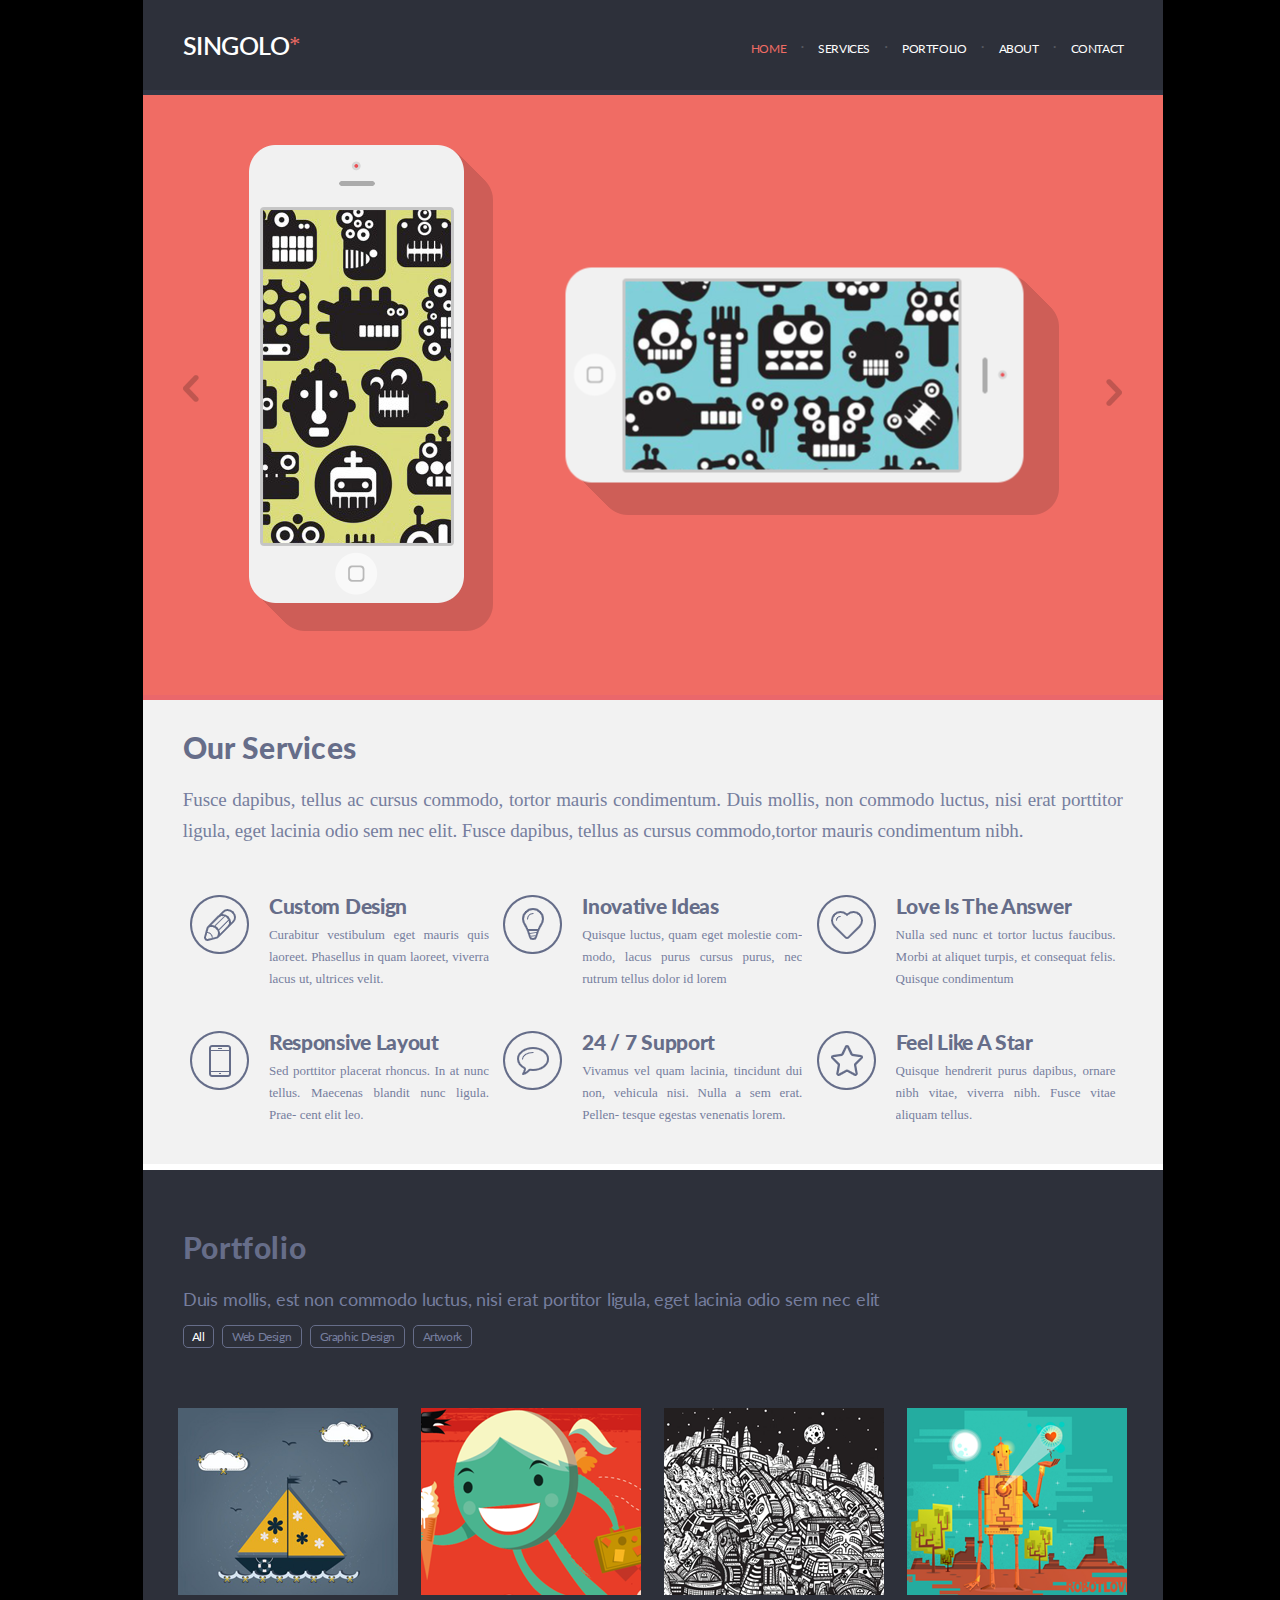
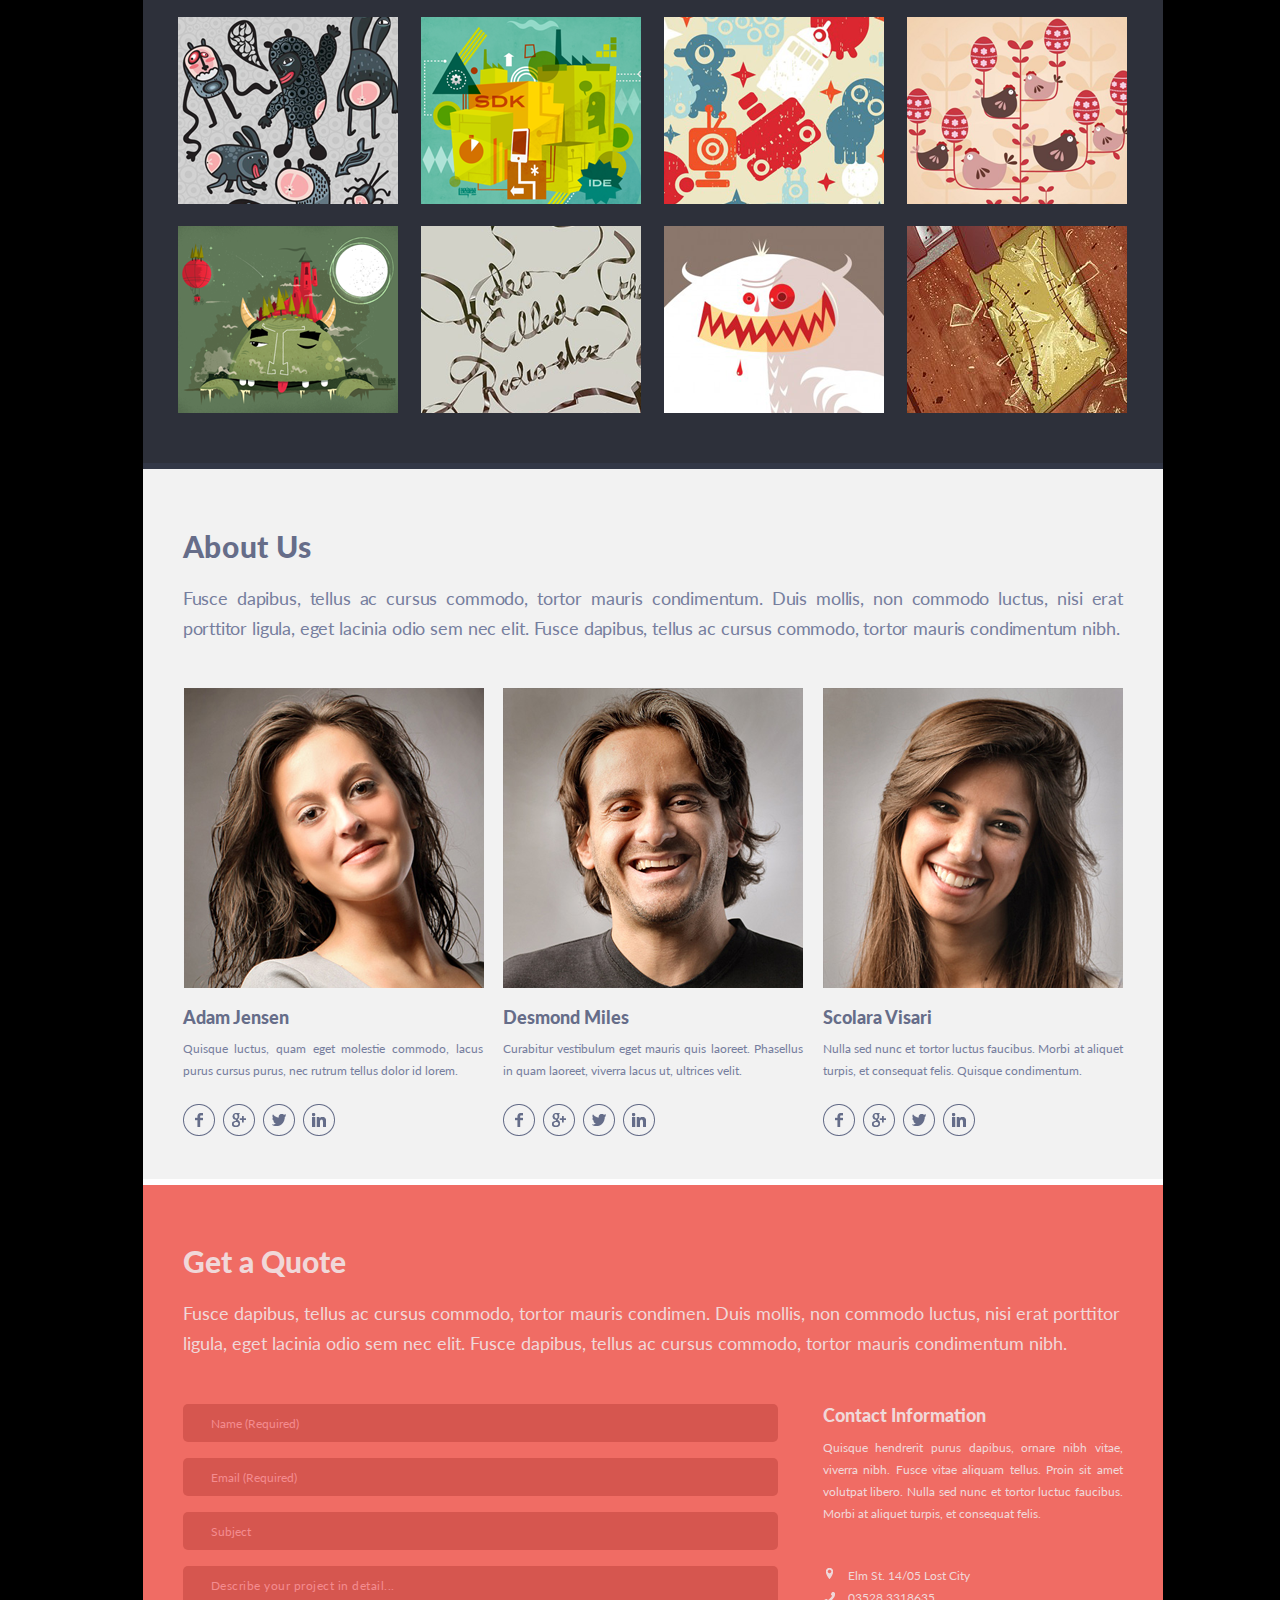
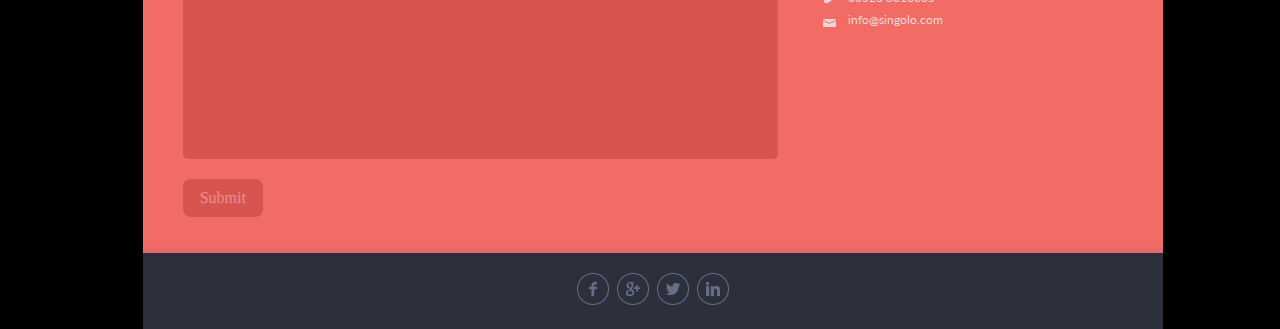
<file: index.html>
<!DOCTYPE html>
<html lang="en">
<head>
    <meta charset="UTF-8">
    <meta name="viewport" content="width=device-width, initial-scale=1.0">
    <meta http-equiv="X-UA-Compatible" content="IE=edge">
    <title>SINGOLO</title>
    <link rel="stylesheet" href="https://fonts.googleapis.com/css?family=Lato&display=swap">
    <link rel="stylesheet" href="style.css">
</head>    
<body>          
    <div class="wrapper" id="home">
        <header class="header">
            <span class="hamburger" id="hamburger">
                <img src="./assets/images/Burger-menu-icon.png" class="Burger-menu-icon" alt="Burger"/> 
            </span>
            <nav class="hamburger-menu" id="hamburger-menu">
                <span class="hamburger" id="hamburger-close-button">
                    <img src="./assets/images/Burger-menu-icon.png" class="Burger-menu-icon" alt="Burger"  id="Burger-menu-icon-rotate"/> 
                </span>
                <div class="logo-location">
                    <h1 class="logo">SINGOLO</h1>
                    <span class="icon">*</span>
                </div>
                <div class="hamburger-navigation" id="hamburger-navigation">
                <ul class="burger-list" id="burger-list">
                    <li><a href="#home" class ="navigation-active">HOME</a></li>
                    <li><a href="#services">SERVICES</a></li>
                    <li><a href="#portfolio">PORTFOLIO</a></li>
                    <li><a href="#about">ABOUT</a></li>
                    <li><a href="#form">CONTACT</a></li>
                </ul>
                </div>
            </nav >
            <h1 class="logo">SINGOLO</h1>
            <span class="icon">*</span>
            <nav class="header__buttons">
                <ul class="navigation" id ="navigation">
                    <li><a href="#home" class ="navigation-active">HOME</a></li>
                    <li class="dot-between-word">·</li>
                    <li><a href="#services">SERVICES</a></li>
                    <li class="dot-between-word">·</li>
                    <li><a href="#portfolio">PORTFOLIO</a></li>
                    <li class="dot-between-word">·</li>
                    <li><a href="#about">ABOUT</a></li>
                    <li class="dot-between-word">·</li>
                    <li><a href="#form">CONTACT</a></li>
                </ul>
            </nav>
        </header>
        <div class="header-block-colored"></div>
    </div>        
    <div class="wrapper">
        <section class="iphone">  
            <div class="slider-iphone" id="block-two-phone">
                <div class="slider-arrow-left">
                    <a onclick="changeSlideLeft()" class="slider-arrow-left-link"><img src="./assets/images/arrow-active.png" alt="#" class="slider-arrow-left-img"/></a>
                </div>
                <div>  
                    <img src="./assets/images/black-background.png" class="black-background" id="black-background" alt="#" style="display: none"/>   
                    <a><img src="./assets/images/iPhone-Vertical.png" class="slider-iphone-left" id="slider-iphone-left" alt="#"/></a>
                    <img src="./assets/images/Shadow.png" class="shadow-left" alt="#"/> 
                    <img src="./assets/images/black-background.png" class="black-background-horizontal" id="black-background-horizontal" alt="#"/>
                    <a><img src="./assets/images/iPhone-Horizontal.png" class="slider-iphone-right" id="slider-iphone-right" alt="#"/></a>
                    <img src="./assets/images/Shadow.png" class="shadow-right" alt="#"/>
                </div>
                <div class="slider-arrow-right">
                    <a onclick="changeSlideRigth()" class="slider-arrow-left-link"><img src="./assets/images/arrow-active.png" alt="#" class="slider-arrow-left-img"/></a>
                </div>
            </div>
            <div class="slider-iphone" id="block-one-phone" style="display: none">   
                <div class="iphone-second-slide-arrow-left">
                    <a onclick="changeSlideLeft()" class=""><img src="./assets/images/arrow-active.png" alt="#" class="slider-arrow-left-img-second-slider"/></a>
                </div>
                <div class="slider-iphone-second-img">                                      
                    <div><img src="./assets/images/iPhone-Vertical.png" class="iPhone-Vertical-left" alt="#"/></div>
                    <div><img src="./assets/images/Shadow.png" class="iPhone-Vertical-left-shadow" alt="#"/></div>
                    <div><img src="./assets/images/iphone-vertical-dark.png" class="iphone-vertical-dark" alt="#"/></div>
                    <div><img src="./assets/images/iPhone-Vertical.png" class="iPhone-Vertical-right" alt="#"/></div>
                    <div><img src="./assets/images/Shadow.png" class="iPhone-Vertical-right-shadow" alt="#"/></div>
                </div>
                <div class="i">
                    <a onclick="changeSlideRigth()" class=""><img src="./assets/images/arrow-active.png" alt="#" class="slider-arrow-right-img-second-slider"/></a>
                </div>
            </div>                
        </section>
    </div>
    <div class="wrapper">
        <section class="our-services" id="services">
            <div class="our-services-content">
                <div class="title-our-services">Our Services</div>
                <div class="our-services-text">Fusce dapibus, tellus ac cursus commodo, tortor mauris condimentum. Duis mollis, non commodo luctus, nisi erat porttitor ligula, eget lacinia odio sem nec elit. Fusce dapibus, tellus as cursus commodo,tortor mauris condimentum nibh.</div>
            </div>
            <div class="our-service-2-rows">
                <div class="our-service-3-columns">
                    <div class="our-service-info-img">
                        <div ><img src="assets/images/pen.png" class="our-serviceslogo-img" alt="#"></div>
                        <div class="our-service-info">
                            <div class="our-services-content-head">Custom Design</div>
                            <div class="our-services-content-text">Curabitur vestibulum eget mauris quis laoreet. Phasellus in quam laoreet, viverra lacus ut, ultrices velit.</div> 
                        </div>
                    </div>
                    <div class="our-service-info-img">
                        <div ><img src="assets/images/Ellipse.png" class="our-serviceslogo-img" alt="#"></div>
                        <div class="our-service-info">
                            <div class="our-services-content-head">Inovative Ideas</div>
                            <div class="our-services-content-text">Quisque luctus, quam eget molestie com- modo, lacus purus cursus purus, nec rutrum tellus dolor id lorem</div> 
                        </div>
                    </div>
                    <div class="our-service-info-img">
                        <div ><img src="assets/images/heart.png" class="our-serviceslogo-img" alt="#"></div>
                        <div class="our-service-info">
                            <div class="our-services-content-head">Love Is The Answer</div>
                            <div class="our-services-content-text">Nulla sed nunc et tortor luctus faucibus. Morbi at aliquet turpis, et consequat felis. Quisque condimentum</div> 
                        </div>
                    </div>
                    <div class="our-service-info-img">
                        <div ><img src="assets/images/phone.png" class="our-serviceslogo-img" alt="#"></div>
                        <div class="our-service-info">
                            <div class="our-services-content-head">Responsive Layout</div>
                            <div class="our-services-content-text">Sed porttitor placerat rhoncus. In at nunc tellus. Maecenas blandit nunc ligula. Prae- cent elit leo.</div> 
                        </div>
                    </div>
                    <div class="our-service-info-img">
                        <div ><img src="assets/images/bubble.png" class="our-serviceslogo-img" alt="#"></div>
                        <div class="our-service-info">
                            <div class="our-services-content-head">24 / 7 Support</div>
                            <div class="our-services-content-text">Vivamus vel quam lacinia, tincidunt dui non, vehicula nisi. Nulla a sem erat. Pellen- tesque egestas venenatis lorem.</div> 
                        </div>
                    </div>
                    <div class="our-service-info-img">
                        <div ><img src="assets/images/star.png" class="our-serviceslogo-img" alt="#"></div>
                        <div class="our-service-info">
                            <div class="our-services-content-head">Feel Like A Star</div>
                            <div class="our-services-content-text">Quisque hendrerit purus dapibus, ornare nibh vitae, viverra nibh. Fusce vitae aliquam tellus.</div> 
                        </div>
                    </div>
                </div>
            </div>
        </section> 
        <div class="our-services-border"></div>   
    </div> 
    <div class="wrapper">
        <section class="portfolio" id="portfolio">
            <div class="portfolio-content-area">
                <div class="header-info">
                    <p class="portfolio-title">Portfolio</p>
                    <p class="portfolio-description">Duis mollis, est non commodo luctus, nisi erat portitor ligula, eget lacinia odio sem nec elit</p>
                    <nav class="portfolio__navigation">
                        <ul class="portfolio-navigation" id="portfolio-navigation">
                            <li class="button-all"><a href="#portfolio" class="button-active">All</a></li>
                            <li class="button-web-design"><a href="#portfolio">Web Design</a></li>
                            <li class="button-graphic-design"><a href="#portfolio">Graphic Design</a></li>
                            <li class="button-artwork"><a href="#portfolio">Artwork</a></li>
                        </ul>
                    </nav>
                </div>
            </div> 
            <section class="art-navigation">            
                <div class="art-colletion" id="art-colletion">
                    <div class="art-colletion-img">
                        <a><img src="./assets/images/Image-1.png" class="img-collection" alt="#"/></a>
                    </div>
                    <div class="art-colletion-img">
                        <a><img src="./assets/images/Image-2.png" class="img-collection" alt="#"/></a>
                    </div>
                    <div class="art-colletion-img">
                        <a><img src="./assets/images/Image-3.png" class="img-collection" alt="#"/></a>
                    </div>
                    <div class="art-colletion-img">
                        <a><img src="./assets/images/Image-4.png" class="img-collection" alt="#"/></a>
                    </div>
                    <div class="art-colletion-img">
                        <a><img src="./assets/images/Image-5.png" class="img-collection" alt="#"/></a>
                    </div>
                    <div class="art-colletion-img">
                        <a><img src="./assets/images/Image-6.png" class="img-collection" alt="#"/></a>
                    </div>
                    <div class="art-colletion-img">
                        <a><img src="./assets/images/Image-7.png" class="img-collection" alt="#"/></a>
                    </div>
                    <div class="art-colletion-img">
                        <a><img src="./assets/images/Image-8.png" class="img-collection" alt="#"/></a>
                    </div>
                    <div class="art-colletion-img">
                        <a><img src="./assets/images/Image-9.png" class="img-collection" alt="#"/></a>
                    </div>
                    <div class="art-colletion-img">
                        <a><img src="./assets/images/Image-10.png" class="img-collection" alt="#"/></a>
                    </div>
                    <div class="art-colletion-img">
                        <a><img src="./assets/images/Image-11.png" class="img-collection" alt="#"/></a>
                    </div>
                    <div class="art-colletion-img">
                        <a><img src="./assets/images/Image-12.png" class="img-collection" alt="#"/></a>
                    </div>                  
                </div>            
            </section>
            <section class="about" id="about">
                <div class="portfolio-content-area">
                    <p class="about-us">About Us</p>
                    <p class="about-us-description">Fusce dapibus, tellus ac cursus commodo, tortor mauris condimentum. Duis mollis, non commodo luctus, nisi erat porttitor ligula, eget lacinia odio sem nec elit. Fusce dapibus, tellus ac cursus commodo, tortor mauris condimentum nibh.</p>
                    <div class="contacts">
                        <div class="contact-box">
                            <div class="contact">
                                <a href="#"><img src="./assets/images/Image-foto-01.png" class="contact-img" alt="#"/></a>
                            </div>
                            <p class="contact-name">Adam Jensen</p>
                            <p class="contact-description">Quisque luctus, quam eget molestie commodo, lacus purus cursus purus, nec rutrum tellus dolor id lorem.</p>                   
                            <div class="contact-link">
                                <a href="#"><img src="./assets/images/social-facebook.png" class="contact-img-social" alt="#"/></a>
                                <a href="#"><img src="./assets/images/social-google.png" class="contact-img-social" alt="#"/></a>
                                <a href="#"><img src="./assets/images/social-twitter.png" class="contact-img-social" alt="#"/></a>
                                <a href="#"><img src="./assets/images/social-linkedin.png" class="contact-img-social" alt="#"/></a>
                            </div>
                        </div>
                        <div class="contact-box">                              
                            <div class="contact">
                                <a href="#"><img src="./assets/images/Image-foto-02.png" class="contact-img" alt="#"/></a>
                            </div>
                            <p class="contact-name">Desmond Miles</p>
                            <p class="contact-description">Curabitur vestibulum eget mauris quis laoreet. Phasellus in quam laoreet, viverra lacus ut, ultrices velit.</p>                   
                            <div class="contact-link">
                                <a href="#"><img src="./assets/images/social-facebook.png" class="contact-img-social" alt="#"/></a>
                                <a href="#"><img src="./assets/images/social-google.png" class="contact-img-social" alt="#"/></a>
                                <a href="#"><img src="./assets/images/social-twitter.png" class="contact-img-social" alt="#"/></a>
                                <a href="#"><img src="./assets/images/social-linkedin.png" class="contact-img-social" alt="#"/></a>
                            </div>
                        </div>
                        <div class="contact-box">
                            <div class="contact">
                                <a href="#"><img src="./assets/images/Image-foto-03.png" class="contact-img" alt="#"/></a>
                            </div>
                            <p class="contact-name">Scolara Visari</p>
                            <p class="contact-description">Nulla sed nunc et tortor luctus faucibus. Morbi at aliquet turpis, et consequat felis. Quisque condimentum.</p>                   
                            <div class="contact-link">
                                <a href="#"><img src="./assets/images/social-facebook.png" class="contact-img-social" alt="#"/></a>
                                <a href="#"><img src="./assets/images/social-google.png" class="contact-img-social" alt="#"/></a>
                                <a href="#"><img src="./assets/images/social-twitter.png" class="contact-img-social" alt="#"/></a>
                                <a href="#"><img src="./assets/images/social-linkedin.png" class="contact-img-social" alt="#"/></a>
                            </div>
                        </div>                
                    </div>
                </div>   
            </section>
        </section>
    </div>
    <section class="form" id="form">
        <div class="form-content-area">
            <p class="form__title">Get a Quote</p>
            <p class="form__description">Fusce dapibus, tellus ac cursus commodo, tortor mauris condimen. Duis mollis, non
                commodo luctus, nisi erat porttitor ligula, eget lacinia odio sem nec elit. Fusce dapibus, tellus ac cursus
                commodo, tortor mauris condimentum nibh.</p>
            <div class="layout-2-column">
                <div class="form__fill">
                     <form action="#" method="post" class="form__fill-array">
                        <div class="fill-arr">
                            <input class="from__filed" type="text" name="name" placeholder="Name (Required)" id="name_req">
                        </div>
                        <div class="fill-arr">
                            <input class="from__filed" type="email" name="email" placeholder="Email (Required)" id="mail_req" required>
                        </div>
                        <div class="fill-arr">
                            <input class="from__filed" type="text" name="subject" placeholder="Subject" id="subj_req" required>
                        </div>
                        <div class="fill-arr">
                            <textarea class="from__filed form-text-area" name="describe"  placeholder="Describe your project in detail..." id="subj_description"></textarea>                            
                            <div id="message-block" class="hidden">
                                <div id="message">
                                    <p>Письмо отправлено</p></br>
                                    <p>Тема: <span id="subj_result"></span></p></br>
                                    <p>Описание: <span id="result_description"></span></p></br>
                                    <button id="close-btn">OK</button>
                                </div>
                            </div>  
                        </div>
                        <button type="submit" class="button-submit" id="btn">Submit</button>
                     </form>   
                </div>
                <div class="form__fill-contact">
                    <p class="contact">Contact Information</p>
                    <p class="description">Quisque hendrerit purus dapibus, ornare nibh vitae, viverra nibh.
                        Fusce vitae aliquam tellus. Proin sit amet volutpat libero. Nulla sed nunc et tortor luctuc faucibus. Morbi
                        at aliquet turpis, et consequat felis.</p>
                    <div class="form-2-column">
                        <div class="form-ico-contact">
                            <div class="form-ico-contact-img"><img src="./assets/images/location-contact.png" alt="#"/></div>
                            <div class="form-ico-contact-img"><img src="./assets/images/phone-contact.png" alt="#"/></div>
                            <div class="form-ico-contact-img"><img src="./assets/images/mail-contact.png" alt="#"/></div>
                        </div>
                        <div class="form-info-contact">
                            <a href="#" class="ico-address">Elm St. 14/05 Lost City</a>
                            <a href="tel:03528 3318635" class="ico-phone">03528 3318635</a>
                            <a href="mailto:info@singolo.com" class="ico-mail">info@singolo.com</a>
                        </div>
                    </div>
                </div>         

            </div>
        </div>
    </section>
    <footer class="footer">
        <div class="form-content-area">
            <div class="two-column">
                <div class="social">
                    <a href="#"><img src="./assets/images/social-facebook.png" class="contact-img-social" alt="#"/></a>
                    <a href="#"><img src="./assets/images/social-google.png" class="contact-img-social" alt="#"/></a>
                    <a href="#"><img src="./assets/images/social-twitter.png" class="contact-img-social" alt="#"/></a>
                    <a href="#"><img src="./assets/images/social-linkedin.png" class="contact-img-social" alt="#"/></a>
                </div>
            </div>  
        </div>
    </footer>
<script type="text/javascript" src="./script.js"></script>
</body>
</html>
</file>
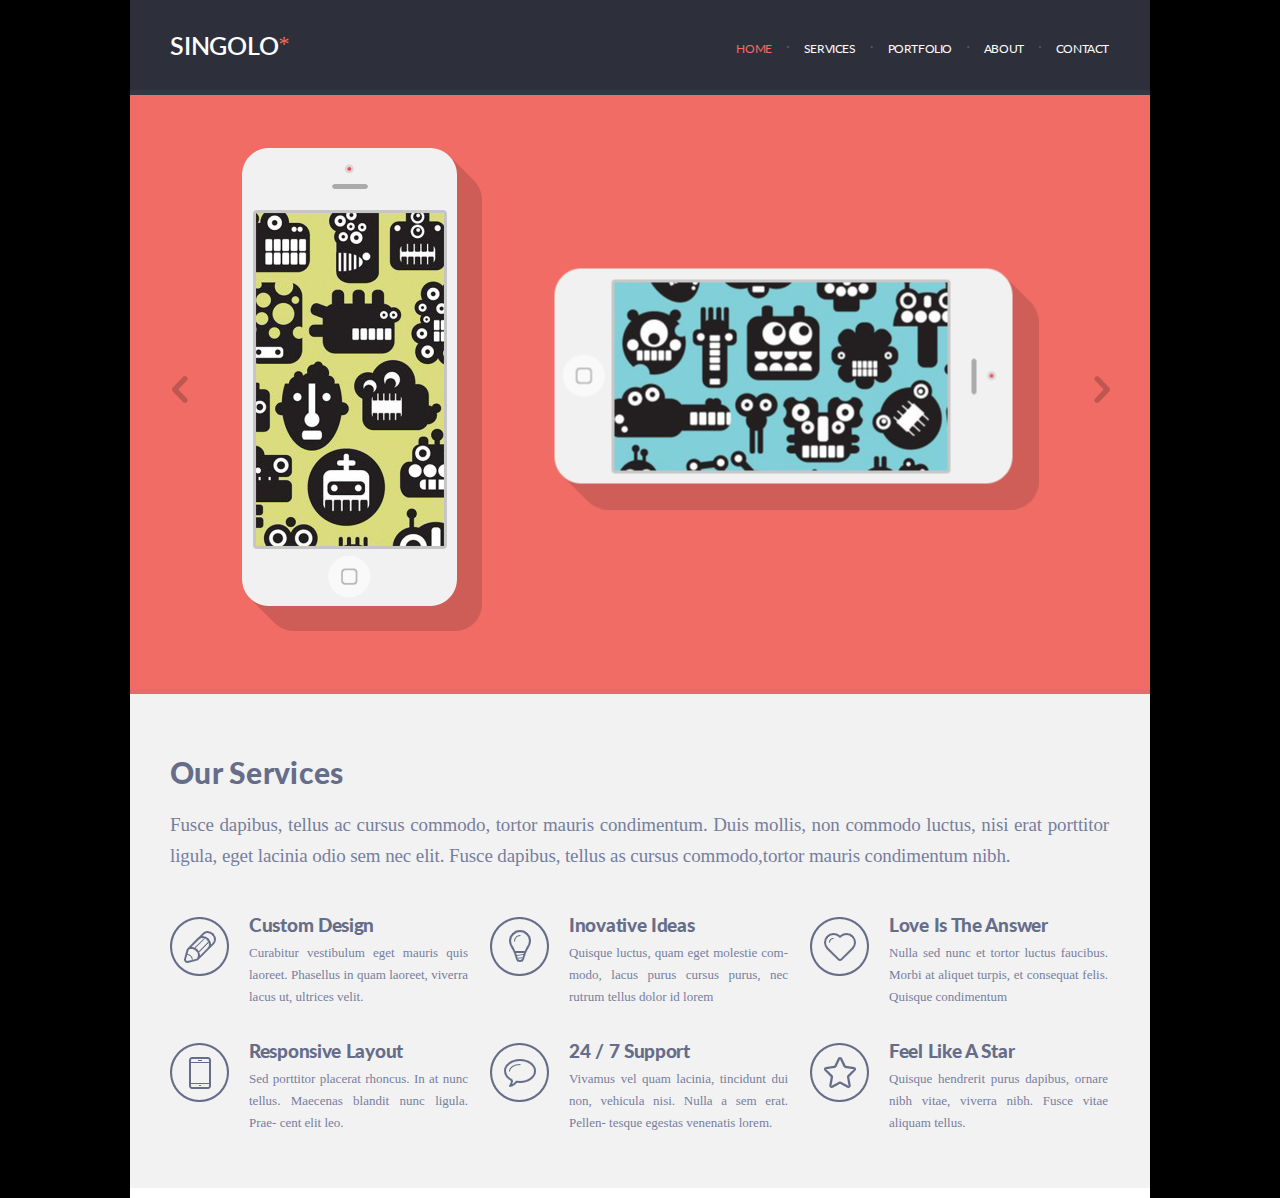
<file: singolo1.html>
<!DOCTYPE html>
<html lang="en">
<head>
    <meta charset="UTF-8">
    <meta name="viewport" content="width=device-width, initial-scale=1.0">
    <meta http-equiv="X-UA-Compatible" content="IE=edge">
    <title>SINGOLO</title>
    <link rel="stylesheet" href="https://fonts.googleapis.com/css?family=Lato&display=swap">
    <link rel="stylesheet" href="singolo1.css">
</head>    
<body>          
    <div class="wrapper">
        <header class="header">
            <h1 class="logo">SINGOLO</h1>
            <span class="icon">*</span>
            <nav class="header__buttons">
                <ul class="navigation">
                    <li><a href="#" class ="navigation-active">HOME</a></li>
                    <li class="dot-between-word">·</li>
                    <li><a href="#">SERVICES</a></li>
                    <li class="dot-between-word">·</li>
                    <li><a href="#">PORTFOLIO</a></li>
                    <li class="dot-between-word">·</li>
                    <li><a href="#">ABOUT</a></li>
                    <li class="dot-between-word">·</li>
                    <li><a href="#">CONTACT</a></li>
                </ul>
            </nav>
        </header>
        <div class="header-block-colored"></div>
    </div>        
    <div class="wrapper">
        <section class="iphone">  
            <div class="slider-iphone">
                <div class="slider-arrow-left">
                    <a href ="#" class="slider-arrow-left-link"><img src="./assets/images/arrow-active.png" /></a>
                </div>
                <div>                    
                    <img src="./assets/images/iPhone-Vertical.png" class="slider-iphone-left"/>
                    <img src="./assets/images/Shadow.png" class="shadow-left"/>                   
                    <img src="./assets/images/iPhone-Horizontal.png" class="slider-iphone-right"/>
                    <img src="./assets/images/Shadow.png" class="shadow-right"/>
                </div>
                <div class="slider-arrow-right">
                    <a href ="#" class="slider-arrow-left-link"><img src="./assets/images/arrow-active.png"/></a>
                </div>
            </div>                
        </section>
        <div class="slider-block-colored"></div>
    </div>
    <div class="wrapper">
        <footer class="footer">
            <div class="footer-content">
                <div class="footer-our-services">Our Services</div>
                <div class="footer-our-services-text">Fusce dapibus, tellus ac cursus commodo, tortor mauris condimentum. Duis mollis, non commodo luctus, nisi erat porttitor ligula, eget lacinia odio sem nec elit. Fusce dapibus, tellus as cursus commodo,tortor mauris condimentum nibh.</div>
            </div>
            <div class="layout-3-column">
                <div class="footer-service-card">
                    <div class="footer-content-logo-img"><img src="assets/images/pen.png"></div>
                    <div class="footer-card-content">
                        <div class="footer-content-head">Custom Design</div>
                        <div class="footer-content-text">Curabitur vestibulum eget mauris quis laoreet. Phasellus in quam laoreet, viverra lacus ut, ultrices velit.</div>
                    </div>
                    <div class="footer-content-logo-img-two"><img src="assets/images/Ellipse.png"></div>
                    <div class="footer-card-content">
                        <div class="footer-content-head">Inovative Ideas</div>
                        <div class="footer-content-text">Quisque luctus, quam eget molestie com- modo, lacus purus cursus purus,
                            nec rutrum tellus dolor id lorem</div>
                    </div>
                    <div class="footer-content-logo-img-tree"><img src="assets/images/heart.png"></div>
                    <div class="footer-card-content">
                        <div class="footer-content-head">Love Is The Answer</div>
                        <div class="footer-content-text">Nulla sed nunc et tortor luctus faucibus. Morbi at aliquet turpis, et
                            consequat felis. Quisque condimentum</div>
                    </div>
                </div>
                <div class="footer-service-card-two">
                    <div class="footer-content-logo-img"><img src="assets/images/phone.png"></div>
                    <div class="footer-card-content">
                        <div class="footer-content-head">Responsive Layout</div>
                        <div class="footer-content-text">Sed porttitor placerat rhoncus. In at nunc tellus. Maecenas blandit
                            nunc ligula. Prae- cent elit leo.</div>
                    </div>
                    <div class="footer-content-logo-img-two"><img src="assets/images/bubble.png"></div>
                    <div class="footer-card-content">
                        <div class="footer-content-head">24 / 7 Support</div>
                        <div class="footer-content-text">Vivamus vel quam lacinia, tincidunt dui non, vehicula nisi. Nulla a
                            sem erat. Pellen- tesque egestas venenatis lorem.</div>
                    </div>
                    <div class="footer-content-logo-img-tree"><img src="assets/images/star.png"></div>
                    <div class="footer-card-content">
                        <div class="footer-content-head">Feel Like A Star</div>
                        <div class="footer-content-text">Quisque hendrerit purus dapibus, ornare nibh vitae, viverra nibh.
                            Fusce vitae aliquam tellus.</div>
                    </div>
                </div>
            </div>              
        </footer> 
        <div class="footer-border"></div>   
    </div>   
</body>
</html>
</file>
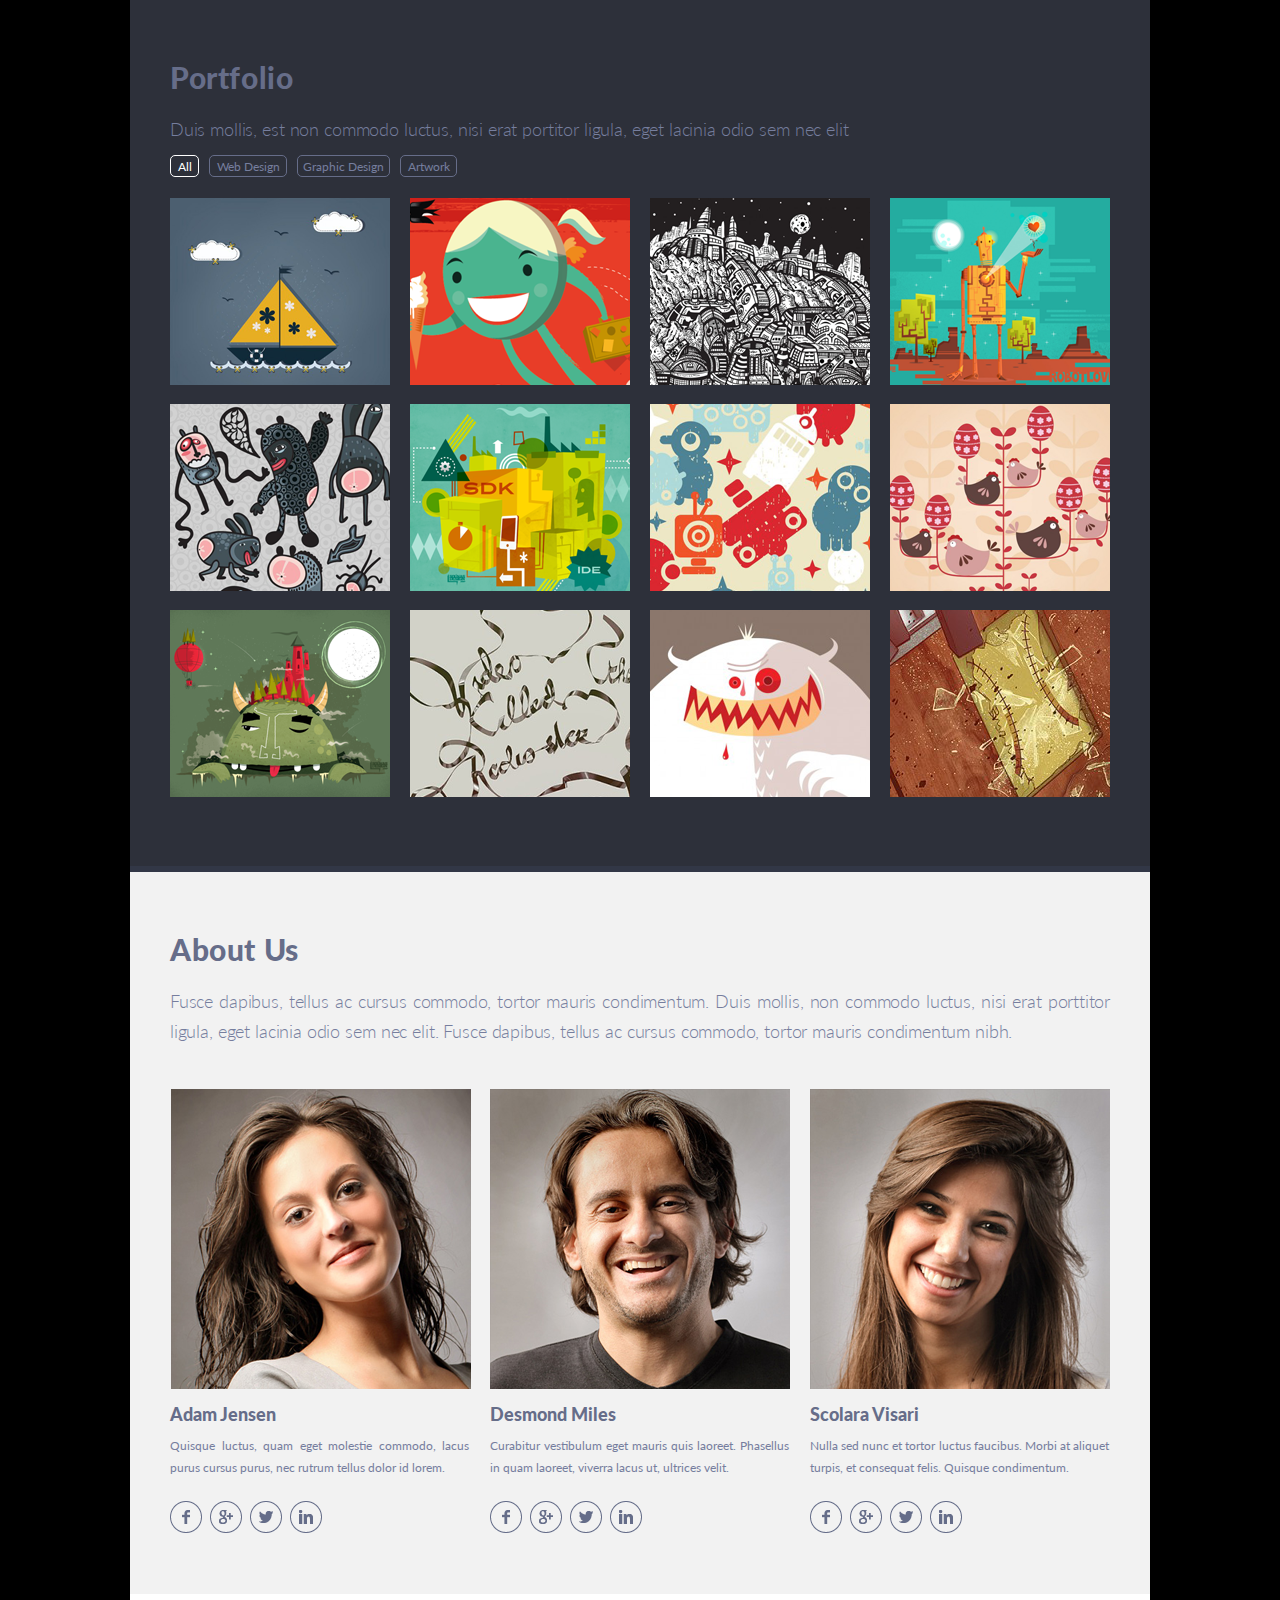
<file: singolo2.html>
<!DOCTYPE html>
<html lang="en">
<head>
    <meta charset="UTF-8">
    <meta name="viewport" content="width=device-width, initial-scale=1.0">
    <meta http-equiv="X-UA-Compatible" content="IE=edge">
    <title>SINGOLO</title>
    <link rel="stylesheet" href="https://fonts.googleapis.com/css?family=Lato&display=swap">
    <link rel="stylesheet" href="singolo2.css">
</head>    
<body> 
    <header class="header">
        <div class="wrapper">
            <div class="header-info">
                <p class="header-title">Portfolio</p>
                <p class="header-description">Duis mollis, est non commodo luctus, nisi erat portitor ligula, eget lacinia odio sem nec elit</p>
                <nav class="header__navigation">
                    <ul class="navigation">
                        <a href="#"><li class="button-all">All</li></a>
                        <a href="#"><li class="button-web-design">Web Design</li></a>
                        <a href="#"><li class="button-graphic-design">Graphic Design</li></a>
                        <a href="#"><li class="button-artwork">Artwork</li></a>
                    </ul>
                </nav>
            </div>
        </div>    
        <section class="art-navigation">
            <div class="wrapper">
                <div class="art-colletion">
                    <div class="art-colletion-img">
                        <a href ="#"><img src="./assets/images/Image-1.png" class="img-collection"/></a>
                    </div>
                    <div class="art-colletion-img">
                        <a href ="#"><img src="./assets/images/Image-2.png" class="img-collection"/></a>
                    </div>
                    <div class="art-colletion-img">
                        <a href ="#"><img src="./assets/images/Image-3.png" class="img-collection"/></a>
                    </div>
                    <div class="art-colletion-img">
                        <a href ="#"><img src="./assets/images/Image-4.png" class="img-collection"/></a>
                    </div>
                    <div class="art-colletion-img">
                        <a href ="#"><img src="./assets/images/Image-5.png" class="img-collection"/></a>
                    </div>
                    <div class="art-colletion-img">
                        <a href ="#"><img src="./assets/images/Image-6.png" class="img-collection"/></a>
                    </div>
                    <div class="art-colletion-img">
                        <a href ="#"><img src="./assets/images/Image-7.png" class="img-collection"/></a>
                    </div>
                    <div class="art-colletion-img">
                        <a href ="#"><img src="./assets/images/Image-8.png" class="img-collection"/></a>
                    </div>
                    <div class="art-colletion-img">
                        <a href ="#"><img src="./assets/images/Image-9.png" class="img-collection"/></a>
                    </div>
                    <div class="art-colletion-img">
                        <a href ="#"><img src="./assets/images/Image-10.png" class="img-collection"/></a>
                    </div>
                    <div class="art-colletion-img">
                        <a href ="#"><img src="./assets/images/Image-11.png" class="img-collection"/></a>
                    </div>
                    <div class="art-colletion-img">
                        <a href ="#"><img src="./assets/images/Image-12.png" class="img-collection"/></a>
                    </div>
                    <div class="art-colletion-img">
                        <a href ="#"><img src="./assets/images/Image-12.png" class="img-collection"/></a>
                    </div>                        
                </div>
            </div>
        </section>
    </header>
    <footer class="footer">
        <div class="wrapper">
            <p class="about-us">About Us</p>
            <p class="footer-description">Fusce dapibus, tellus ac cursus commodo, tortor mauris condimentum. Duis mollis, non commodo luctus, nisi erat porttitor ligula, eget lacinia odio sem nec elit. Fusce dapibus, tellus ac cursus commodo, tortor mauris condimentum nibh.</p>
            <div class="contacts">
                <div class="contact-box">
                    <div class="contact">
                        <a href="#"><img src="./assets/images/Image-foto-01.png" class="contact-img"/></a>
                    </div>
                    <p class="contact-name">Adam Jensen</p>
                    <p class="contact-description">Quisque luctus, quam eget molestie commodo, lacus purus cursus purus, nec rutrum tellus dolor id lorem.</p>                   
                    <div class="contact-link">
                        <a href="#"><img src="./assets/images/social-facebook.png" class="contact-img"/></a>
                        <a href="#"><img src="./assets/images/social-google.png" class="contact-img"/></a>
                        <a href="#"><img src="./assets/images/social-twitter.png" class="contact-img"/></a>
                        <a href="#"><img src="./assets/images/social-linkedin.png" class="contact-img"/></a>
                    </div>
                </div>
                <div class="contact-box">                              
                    <div class="contact">
                        <a href="#"><img src="./assets/images/Image-foto-02.png" class="contact-img"/></a>
                    </div>
                    <p class="contact-name">Desmond Miles</p>
                    <p class="contact-description">Curabitur vestibulum eget mauris quis laoreet. Phasellus in quam laoreet, viverra lacus ut, ultrices velit.</p>                   
                    <div class="contact-link">
                        <a href="#"><img src="./assets/images/social-facebook.png" class="contact-img"/></a>
                        <a href="#"><img src="./assets/images/social-google.png" class="contact-img"/></a>
                        <a href="#"><img src="./assets/images/social-twitter.png" class="contact-img"/></a>
                        <a href="#"><img src="./assets/images/social-linkedin.png" class="contact-img"/></a>
                    </div>
                </div>
                <div class="contact-box">
                    <div class="contact">
                        <a href="#"><img src="./assets/images/Image-foto-03.png" class="contact-img"/></a>
                    </div>
                    <p class="contact-name">Scolara Visari</p>
                    <p class="contact-description">Nulla sed nunc et tortor luctus faucibus. Morbi at aliquet turpis, et consequat felis. Quisque condimentum.</p>                   
                    <div class="contact-link">
                        <a href="#"><img src="./assets/images/social-facebook.png" class="contact-img"/></a>
                        <a href="#"><img src="./assets/images/social-google.png" class="contact-img"/></a>
                        <a href="#"><img src="./assets/images/social-twitter.png" class="contact-img"/></a>
                        <a href="#"><img src="./assets/images/social-linkedin.png" class="contact-img"/></a>
                    </div>
                </div>                
            </div>
        </div>   
    </footer>
</body>
</file>
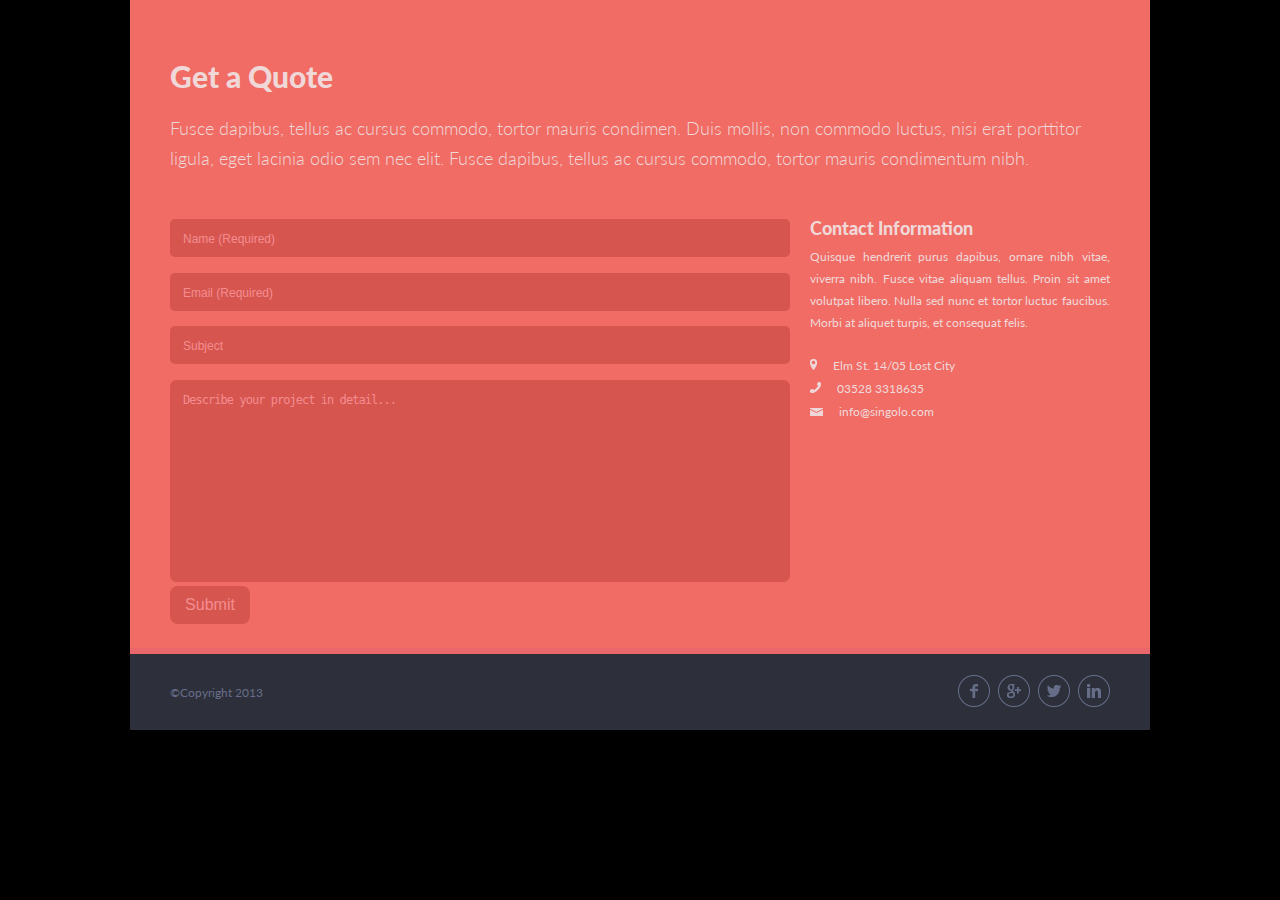
<file: singolo3.html>
<!DOCTYPE html>
<html lang="en">
<head>
    <meta charset="UTF-8">
    <meta name="viewport" content="width=device-width, initial-scale=1.0">
    <meta http-equiv="X-UA-Compatible" content="IE=edge">
    <title>SINGOLO</title>
    <link rel="stylesheet" href="https://fonts.googleapis.com/css?family=Lato&display=swap">
    <link rel="stylesheet" href="singolo3.css">
</head>    
<body> 
    <section class="form">
        <div class="wrapper">
            <p class="form__title">Get a Quote</p>
            <p class="form__description">Fusce dapibus, tellus ac cursus commodo, tortor mauris condimen. Duis mollis, non
                commodo luctus, nisi erat porttitor ligula, eget lacinia odio sem nec elit. Fusce dapibus, tellus ac cursus
                commodo, tortor mauris condimentum nibh.</p>
            <div class="layout-2-column">
                <div class="form__fill">
                     <form action="" method="post" class="form__fill-array">
                        <div class="fill-arr">
                            <input class="from__filed" type="text" name="name" placeholder="Name (Required)">
                        </div>
                        <div class="fill-arr">
                            <input class="from__filed" type="email" name="email" placeholder="Email (Required)">
                        </div>
                        <div class="fill-arr">
                            <input class="from__filed" type="text" name="subject" placeholder="Subject">
                        </div>
                        <div class="fill-arr">
                            <textarea class="from__filed form-text-area" name="describe" cols="30" rows="10" placeholder="Describe your project in detail..."></textarea>
                            <button type="submit" class="button-submit">Submit</button>
                        </div>
                     </form>   
                </div>
                <div class="form__fill-contact">
                    <p class="contact">Contact Information</p>
                    <p class="description">Quisque hendrerit purus dapibus, ornare nibh vitae, viverra nibh.
                        Fusce vitae aliquam tellus. Proin sit amet volutpat libero. Nulla sed nunc et tortor luctuc faucibus. Morbi
                        at aliquet turpis, et consequat felis.</p>
                    <p class="contact-info">
                        <span><img src="./assets/images/location-contact.png" class="contact-img"/></span>
                        <a href="#" class="ico-address">Elm St. 14/05 Lost City</a>
                    </p>
                    <p class="contact-info">
                        <span><img src="./assets/images/phone-contact.png" class="contact-img"/></span>
                        <a href="tel: 03528 3318635" class="ico-phone">03528 3318635</a>
                    </p>
                    <p class="contact-info">
                        <span><img src="./assets/images/mail-contact.png" class="contact-img"/></span>
                        <a href="mail to: info@singolo.com" class="ico-mail">info@singolo.com</a>
                    </p>
                </div>         

            </div>
        </div>
    </section>
    <footer class="footer">
        <div class="wrapper">
            <div class="two-column">
                <p class="copyright">©Copyright 2013</p>
                <div class="social">
                    <a href="#"><img src="./assets/images/social-facebook.png" class="contact-img"/></a>
                    <a href="#"><img src="./assets/images/social-google.png" class="contact-img"/></a>
                    <a href="#"><img src="./assets/images/social-twitter.png" class="contact-img"/></a>
                    <a href="#"><img src="./assets/images/social-linkedin.png" class="contact-img"/></a>
                </div>
            </div>  
        </div>
    </footer>
</body>
</file>
<file: style.css>
* {
    margin: 0;
	padding: 0;
	border: 0;
	font-size: 100%;
	font: inherit;
    vertical-align: baseline;
    scroll-behavior: smooth;
    transition: all 0.1s;
}

body {
    background: black;
    width: 102vw;
}

.wrapper {   
    margin: 0 auto;
    max-width: 1020px;
}

/* header */

.header {   
    height: 90px;
    background: #2d303a;
    display: flex;
    max-width: 1020px;
    min-width: 375px;
}

.Burger-menu-icon {
    width: 30px;
    height: 25px;
    display: none;
}


.logo,
.header h1 {
    line-height: 6px;
    color: #ffffff;
    font-weight: 600;
    letter-spacing: -0.5px;
}
h1 {
    font-size: 25px;
    padding-top: 42px;
    padding-left: 40px;
    font-family: "Lato";
}

.navigation {
    display: flex; 
    margin-top: 39px; 
    margin-right: 39px;
    width: 373px;
    justify-content: space-between;  
}

.navigation li:hover{
    background-color: #45545b;
    border-radius: 100px;
    transition: all .3s;
}

li {
    list-style-type: none;
    letter-spacing: -0.4px;
}

a {
    cursor: pointer;
    font-size: 12px;
    color: #ffffff;
    font-family: "Lato";
}

.icon {
    font-size: 22px;
    color: #f06c64;
    padding-top: 31px;
}

.header__buttons {
    margin-left: auto;
    margin-right: 0;
}

.navigation-active {
    color: #f06c64 !important;
}

.dot-between-word {
    color: white;
    opacity: 0.2;
}

.header-block-colored {
    height: 5px;
    background-color: #323746;
    max-width: 102vw;
}


/** slider **/

.iphone {
    height: 59vw;
    max-width: 1020px;
    min-width: 375px;
    max-height: 600px;
    min-height: 221px;
    position: relative;
    background-color: #f06c64;
    border-bottom: 5px solid #ea676b; 

    
}

.slider-iphone {
    display: flex;
    max-width: 102vw;
    max-height: 600px;
    
}

.iphone-second-slide-arrow-left,
.slider-arrow-left {
    opacity: 0.2;
    margin: 28vw 0 0 4vw;
}

.slider-iphone-left {
    padding-top: 5vw;
    padding-left: 5vw;
    position: absolute;
    cursor: pointer;
    max-height: 46vw;
    max-width: 22vw;
    min-height: 168.5px;
    min-width: 79.5px;
}

.shadow-left{
    padding-top: 5.3vw;
    padding-left: 5.4vw;
    max-height: 48.3vw;
    max-width: 24vw;
    min-height: 186px;
    min-width: 88px;
}

.slider-iphone-right {
    left: 37%;
    bottom: 5%;
    transform: rotate(90deg);
    z-index: 2;
    position: relative;
    cursor: pointer;
    max-height: 46vw;
    max-width: 22vw;
    min-height: 168.5px;
    min-width: 79.5px;
}

.shadow-right{
    transform: rotate3d(1, 1, 0, 180deg);
    position: absolute;
    padding-bottom: 7.3vw;
    padding-left: 4.4vw;
    z-index: 1;
    max-height: 48.3vw;
    max-width: 24vw;
    min-height: 186px;
    min-width: 88px;
}

.slider-arrow-right {
    opacity: 0.2;
    position: absolute;
    margin-top: 27vw;
    right: 4%;
    transform: rotate(180deg);
    z-index: 6;
}

.slider-arrow-left-img-second-slider,
.slider-arrow-right-img-second-slider,
.slider-arrow-left-link {
    cursor: pointer;
}

.slider-arrow-left-img:hover{
    border-radius: 5.0vw;
    background-color: lavender;
    transition: all .5s;
}

.black-background-horizontal,
.black-background{
    position: absolute;
    height: 32.8vw;
    width: 18.5vw;
    z-index: 6;
    cursor: pointer;
}

.black-background{
    margin: 11.2vw 0 0 6.2vw;
}

.black-background-horizontal{
    transform: rotate(90deg);
    margin: 11.15vw 0 0 19.7vw;
}

/* second slide */

.slider-iphone-second-img{
    display: flex;
    margin: 0 0 0 20vw;
    align-items: center;
    width: 90.6vw;
    height: 59.6vw;
    max-width: 940px;
    max-height: 600px;
}

.iPhone-Vertical-right-shadow,
.iPhone-Vertical-left-shadow{
    width: 15.6vw;
    height: 30.4vw;
} 

.iPhone-Vertical-right,
.iPhone-Vertical-left{
    width: 14.0vw;
    height: 29.0vw;
}

.iPhone-Vertical-left-shadow,
.iPhone-Vertical-left{
    margin-right: -1.6vw;
    z-index: 4;
}

.iPhone-Vertical-right,
.iPhone-Vertical-right-shadow{
    margin-left: -2.1vw;
}

.iPhone-Vertical-right,
.iPhone-Vertical-left{
    position: absolute;
    opacity: 0.5;
    margin-top: -15.4vw;
}

.iphone-vertical-dark{
    z-index: 5;
    height: 41vw;
    width: 20.4vw;
}

.slider-arrow-right-img-second-slider{
    position: absolute;
    opacity: 0.2;
    margin: 28.1vw 0 0 -5.5vw;
    transform: rotate(180deg);
}

/* our-services */

.our-services {
    background-color: #f2f2f2;
    max-width: 1020px;
    min-width: 375px;   
}

.our-services-text{
    padding: 2.6vw 4vw 4.5vw 4vw;
    max-width: 940px;
    font-size: 19px;
    line-height: 31px;
    color: #767e9e;
    letter-spacing: -0.11px;
    text-align: justify;
}

.title-our-services{
    padding: 3.6vw 4vw 0 4vw;
    font-size: 30px;
    line-height: 22px;
    color: #666d89;
    font-family: "Lato";
    font-weight: 900;   
    text-align: left;
    letter-spacing: 0.3px;
}

.our-service-info-img{
    display: flex;
    padding: 0.4%;
    max-width: 305px;
}

.our-service-3-columns{
    padding: 0 40px 0 40px;
    display: flex;
    flex-direction: row;
    flex-wrap: wrap;
    justify-content: space-around;
    align-content: space-around;
}

.our-serviceslogo-img{
    max-height: 59px;
    max-width: 59px;
}

.our-services-content-head{
    height: 1.4vw;
    font-size: 2.1vw;
    line-height: 15px;
    color: #666d89;
    font-family: "Lato";
    font-weight: 900;   
    text-align: left;
    letter-spacing: -0.3px;
}

.our-services-content-text{
    height: 100px;
    font-size: 13px;
    line-height: 22px;
    color: #767e9e;
    font-weight: 400;
    margin: 12px 0 0 0;
    text-align: justify;
    max-width: 22.0vw;
    width: 220px;
}

.our-service-info{
    margin-top: 3px;
    margin-left: 20px;
    overflow: hidden;
    text-overflow: ellipsis;
}



.our-services-border {
    height: 6px;
    max-width: 1020px;
    min-width: 375px;
    background-color: #ffffff;
} 

/* Portfolio */

.portfolio {
    max-width: 1020px;
    min-width: 375px; 
    background-color: #2d303a;
}

.portfolio-content-area{
    margin-bottom: 20px;
}

p {
    font-family: "Lato";
    text-align: left;
}

.portfolio-title {
    padding: 6.8vw 0 2.8vw 4vw;
    letter-spacing: 0.6px;
    font-size: 30px;
    line-height: 18px;
    color: #666d89;
    font-weight: 900;
}

.portfolio-description {
    padding-left: 4vw;
    letter-spacing: -0.20px;
    word-spacing: 0.35px;
    font-size: 18px;
    line-height: 30px;
    color: #767e9e;
}

.portfolio__navigation{
    padding: 1.1vw 0 2vw 4vw;
}

.portfolio-navigation {
    display: flex;
    list-style-type: none;
}

a {
    text-decoration: none;
}

.portfolio-navigation li:hover{
    background-color: #363946;
    border-color: #919bc2;
    transition: all .3s;
    color: #f7f0f0;
    
}

.portfolio-navigation li {
    height: 21px;
    border-radius: 5px;
    background-color: transparent;
    border: 1px solid #666d89;
    font-size: 12px;
    line-height: 22px;
    
    font-family: "Lato";
    font-weight: 400;
    text-align: center;
    margin-right: 8px;
}

.portfolio-navigation a{
    color: #767e9e;
    cursor: pointer; 
}

.button-active{
    color: #ffffff !important;
}

.button-all{
    width: 29px;
}

.button-web-design {
    width: 78px;
}
.button-graphic-design{
    width: 93px;
}
.button-artwork{
    width: 57px;
}

/* section with picture*/

.art-navigation{
    padding-bottom: 3vw;
    border-bottom: 6px solid #323746;
}

.art-colletion {
    display: flex;
    flex-wrap: wrap;
    flex-direction: row;
    justify-content: space-around;
    margin: 3vw 2.4vw 0 2.4vw;
}

.art-colletion-img{
    width: 220px;
    height: 187px;
    background: #f06c64;
    margin: 10px;
    margin-bottom: 12px;  
}

.art-colletion-img:nth-child(13) {
	display: none;
}

.img-collection {
    width: 220px;
    height: 187px;
}

.art-colleting-active{
    border-color: #f06c64 !important;
    border: solid 5px;
    z-index: 10;
    width: 212px;
    height: 178px; 
}

/* About us*/

.about {
    background-color: #f2f2f2;
    border-bottom: 6px solid #ffffff; 
}

.about-us {
    padding: 6.8vw 0 2.8vw 4vw;
    letter-spacing: 0.6px;
    font-size: 30px;
    line-height: 18px;
    color: #666d89;
    font-weight: 900;
}

.about-us-description {
    letter-spacing: -0.20px;
    word-spacing: 0.35px;
    font-size: 18px;
    line-height: 30px;
    color: #767e9e;
    text-align: justify; 
    margin-left: 4vw;   
    margin-right: 4vw;
}

.contacts {
    margin: 4.5vw 4vw 0 4vw;
    display: flex;
    justify-content: space-between;
    flex-wrap: wrap;
    flex-direction: row;
    padding-bottom: 20px;
}

.contact-box {
    min-height: 440px;
    width: 300px; 
}

.contact-img-social:hover{
    cursor: pointer;
    opacity: 0.5;
}

.contact-name{
    font-size: 18px;
    line-height: 18px;
    color: #666d89;
    font-weight: 900;
    padding: 4px 0px 10px 0px;
    white-space: nowrap;
}

.contact-description{
    font-size: 12px;
    line-height: 22px;
    color: #767e9e;
    font-weight: 400;
    padding: 2px 0px 22px 0px;
    text-align: justify;   
}

.contact-link{
    display: flex;
    justify-content: space-between;
    width: 152px;
}

.form-content-area{
    max-width: 940px;
    margin: 0 4vw 0 4vw;
}


.form {
    max-width: 1020px;
    min-width: 375px;
    margin: 0 auto;
    background-color: #f06c64;
    border-bottom: 6px solid #ea676b;
    padding-bottom: 30px;
}

p {
    font-family: "Lato";
    text-align: left;
}

.form__title{
    font-size: 30px;
    line-height: 18px;
    color: #f0d8d9;
    font-weight: 900;
    padding: 6.7vw 0px 2.8vw;
}

.form__description{
    font-size: 18px;
    line-height: 30px;
    color: #f0d8d9;
}

.layout-2-column{
    display: flex;
    padding-top: 4.6vw;
    flex-wrap: wrap;
    max-width: 940px;
    justify-content: space-between;
}

.form__fill-array{
    display: flex;
    flex-direction: column;
}

textarea {
    width: 100%;
    height: 202px;
    border-radius: 0.5em;
    background-color: #d6564f;
    resize: none;
}

.button-submit{
    height: 38px;
    width: 80px;
    border-radius: 0.5em;
    background-color: #d6564f;
}

.form__fill-contact{
    padding-left: 20px;
}

.contact {
    padding-bottom: 11px;
    color: #f0d8d9;
    font-size: 18px;
    font-weight: 900;
}

.description{
    height: 107.2px;
    width: 300px;
    font-size: 12px;
    line-height: 22px;
    color: #f0d8d9;
    font-family: "Lato";
    font-weight: 400;
    text-align: left;
    text-align: justify; 
    padding-bottom: 20px;
}

.from__filed{
    width: 50vw;
    height: 38px;
    border-radius: 5px;
    border: none;
    background-color: #d6564f;
    font-size: 12px;
    line-height: 22px;
    color: #f0d8d9;
    font-family: "Lato";
    font-weight: 400;
    text-align: justify;
    padding-left: 15px;
    margin-bottom: 16px;
}

.from__filed::placeholder {
    padding-left: 13px;
    font-size: 12px;
    line-height: 22px;
    font-weight: 400;
    color: #f48c8f;
  }

#subj_description {
    width: 50vw;
    height: 193px;
}

.form-text-area::placeholder{
    font-size: 12px;
    padding-top: 9px;
    letter-spacing: 0.5px;
  }

.button-submit{
    line-height: 22px;
    font-weight: 400;
    color: #f48c8f;
}

#message-block {
    position: fixed;
    width: 100vw;
    height: 100vh;
    top: 0;
    left: 0;
    background: #0008;
    z-index: 10;
}

.black-background,
.black-background-horizontal,
#message-block.hidden {
    display: none;
}

#message {
    position: absolute;
    margin: -125px 0 0 -70px;
    top: 50%;
    left: 50%;
    border: 2px solid black;
    border-radius: 15px;
    text-align: center;
    background-color: #f48c8f;
}

#close-btn {
    background-color: #f48c8f;
    font-weight: 900;
    cursor: pointer;
}

#message p{
    margin: 10px 20px 5px 20px;
}
.form-2-column{
    display: flex;
}

.ico-phone,
.ico-mail,
.ico-address{
    font-size: 12px;
    line-height: 22px;
    color: #f0d8d9;
    font-family: "Lato";
    font-weight: 400;
    text-align: left;
    text-decoration: none;
    padding-left: 12px;
}

/* Footer  */

.footer{
    max-width: 1020px;
    min-height: 76px;
    min-width: 375px;
    background-color: #2d303a;
    margin: 0 auto;     
}

.two-column{
    display: flex;
    justify-content: center;
    padding: 20px 0 20px 0;
}

.form-ico-contact{
    display: flex;
    flex-direction: column;
    justify-content: space-between;
    align-items: center;
}

.form-info-contact{
    display: flex;
    flex-direction: column;
    justify-content: center;
}

.copyright{
    display: flex;
    align-items: center;
    font-size: 12px;
    line-height: 22px;
    color: #666d89;
    font-family: "Lato";
    font-weight: 400;
    text-align: left;
} 

.social{
    width: 152px;
    display: flex;
    justify-content: space-between;
}


@keyframes comeLeft {
    from {
      margin-left: 100%;
      margin-right: -100%;
      opacity: 0;
    }
  
    to {
      margin-left: 0;
      margin-right: 0;
      opacity: 1;
    }
  }
  
  @keyframes leaveLeft {
    from {
      margin-left: 0;
      margin-right: 0;
      opacity: 1;
    }
  
    to {
      margin-left: -100%;
      margin-right: 100%;
      opacity: 0;
    }
  }
  
  @keyframes comeRight {
    from {
      margin-right: 100%;
      margin-left: -100%;
      opacity: 0;
    }
  
    to {
      margin-right: 0;
      margin-left: 0;
      opacity: 1;
    }
  }
  
  @keyframes leaveRight {
    from {
      margin-left: 0;
      margin-right: 0;
      opacity: 1;
    }
  
    to {
      margin-left: 100%;
      margin-right: -100%;
      opacity: 0;
    }
  }

@media (min-width: 1020px) {
    /* header - slider - our */
    .hamburger-menu {
        display: none;
    }

    .iphone-second-slide-arrow-left,
    .slider-arrow-left {
      margin: 280px 0 0 40px;
    }

    .slider-iphone-left {
        padding-top: 50px;
        padding-left: 50px;
    }

    .shadow-left {
        padding-top: 53px;
        padding-left: 54px;
    }
    
    .shadow-right{
        padding-bottom: 73px;
        padding-left: 44px;
    }

    .slider-arrow-right-img-second-slider,
    .slider-arrow-right {
        margin-top: 280px;
    }

    .iPhone-Vertical-right, 
    .iPhone-Vertical-left {
        margin-top: -154px;
    }

    .iphone-vertical-dark {
        height: 410px;
        width: 204px;
    }

    .slider-iphone-second-img {
        margin: 0 0 0 220px;
    }

    .iPhone-Vertical-right, .iPhone-Vertical-left {
        width: 140px;
        height: 290px;
    }

    .iPhone-Vertical-right-shadow, .iPhone-Vertical-left-shadow {
        width: 156px;
        height: 304px;
    }

    .iPhone-Vertical-right,
    .iPhone-Vertical-right-shadow{
        margin-left: -21px;
    }

    /* black display */
    .black-background {
        margin: 114px 0 0 63px;
    }

    .black-background-horizontal, .black-background {
        height: 337px;
        width: 192px;
    }

    .black-background-horizontal {
        margin: 111px 0 0 199px;
    }


    .title-our-services {
        padding: 36px 40px 0 40px;
    }

    .our-services-text{
        padding: 26px 40px 45px 40px;
    }

    .our-services-content-head{
        height: 14px;
        font-size: 21px;
    }

    /* portfolio */

    .portfolio-title {
        padding: 68px 40px 28px 40px;
    }
    
    .portfolio-description {
        padding-left: 40px;
        padding-right: 40px;
    }

    .portfolio__navigation {
        padding: 11px 0 20px 40px;
    }

    .art-colletion {
        margin: 30px 24px 0 24px;
    }

    /* About us */

    .about-us {
        padding: 68px 0 28px 40px;
    }

    .about-us-description {
        margin-left: 40px;
        margin-right: 40px;
    }

    .contacts {
        margin: 45px 40px 0 40px;
    }

    /* form */

    .form-content-area {
        margin: 0 40px 0 40px;
    }

    .form__title {
        padding: 67px 0px 28px;
    }

    .layout-2-column {
        padding-top: 46px;
    }

    .from__filed {
        width: 580px;
    }

    #subj_description {
        width: 580px;
    }
}

@media (min-width: 768px) and (max-width:1020px) {
    .hamburger-menu {
        display: none;
    }

    .black-background {
        margin: 11.4vw 0 0 6.3vw;
    }

    .black-background-horizontal, .black-background {
        height: 33.7vw;
        width: 19.2vw;
    }

    .black-background-horizontal {
        margin: 11.1vw 0 0 19.9vw;
    }

    .contact-box{
        width: 218px;
        min-height: 390px;
    }

    .our-service-info-img {
        margin-bottom: 20px;
        padding-bottom: 1vw;
    }

    .contact-img {
        height: 30vw;
        width: 30vw;
    }

}

@media (min-width: 375px) and (max-width:768px) {
    .header{
        justify-content: center;
    }

    .Burger-menu-icon {
        display: block;
        position: absolute;
        top: 35px;
        left: 30px;
        cursor: pointer;
        /* transform: rotate(90deg); */
    }

    .logo-location {
        display: flex;
        position: absolute;
        margin-left: 100px;
    }

    .hamburger-menu {
        display: none;
        position: fixed;
        width: 100vw;
        height: 100vh;
        top: 0;
        left: 0;
        background: #0008;
        z-index: 10;
    }

    .hamburger-navigation {
        height: 812px;
        width: 278px;
        background: #2d303a;
    }

    .burger-list {
        margin: 232px 0 0 71px;
        font-size: 42px;
    }

    .burger-list a {
        display: inline;
        font-size: 25px;
        font-weight: 500;
    }

    .burger-list a:hover{
        background-color: #45545b;
        border-radius: 100px;
        transition: all .3s;
    } 
    
    h1 {
        padding-left: 0px;
    }

    .header__buttons {
        display: none;
    }

    .slider-iphone-right {
        left: 34%;
    }

    .shadow-right {
        padding-bottom: 9.3vw;
        padding-left: 1.4vw;
    }

    .slider-arrow-right-img-second-slider {
        margin: 28.1vw 0 0 -8.5vw;
    }

    .black-background {
        margin: 11.5vw 0 0 6.3vw;
    }

    .black-background-horizontal, .black-background {
        height: 33.5vw;
        width: 19vw;
    }

    .black-background-horizontal {
        margin: 11.1vw 0 0 18.6vw;
    }

    /* our services */
    .title-our-services {
        padding: 30px 20px 0 20px;
    }

    .our-service-3-columns {
        padding: 0 15px 0 15px;
        justify-content: center;
    }

    .our-service-info-img {
        max-width: 380px;
    }

    .our-services-content-head {
        height: 14px;
        font-size: 21px;
    }

    .our-services-content-text {
        font-size: 13px;
        max-width: 72vw;
        width: 286px;
    }

    /* portfolio */

    .portfolio-title {
        padding: 40px 0 30px 30px;
    }

    .portfolio-description {
        padding: 0px 40px 0px 30px;
    }

    .portfolio-navigation {
        padding: 10px 40px 0px 20px;
    }

    .img-collection {
        width: 151px;
        height: 128px;
    }

    .art-colleting-active{
        border-color: #f06c64 !important;
        border: solid 5px;
        z-index: 10;
        width: 141px;
        height: 118px;
    }
    
    .art-colletion-img {
        width: 151px;
        height: 128px;
        margin: 5px;
        margin-bottom: 5px;
    }

    .art-colletion {
        margin: 3vw 25px 0 25px;
    }

    .art-navigation {
        padding-bottom: 30px;
    }

    /* About us */

    .about-us {
        padding: 40px 25px 28px 25px;
    }

    .about-us-description {
        margin-left: 25px;
        margin-right: 25px;
    }

    .contacts {
        justify-content: center;
        margin: 30px 15px 0 15px;
        width: 85vw;
    }

    .contact-img {
        height: 333px;
        width: 333px;
    }

    .contact-link {
        padding-bottom: 20px;
    }

    /* form */

    .form__title {
        padding: 30px 25px 28px 25px;
    }

    .form__description {
        padding: 0px 25px 0px 25px;
    }

    .layout-2-column {
        padding: 30px 25px 0px 25px;
    }

    .from__filed {
        width: 78vw;
    }

    #subj_description {
        width: 78vw;
    }

    .form__fill-contact {
        padding-top: 20px;
        padding-left: 0px
    }
}

@media (max-width: 375px) {
    .header{
        justify-content: center;
    }

    .Burger-menu-icon {
        display: block;
        position: absolute;
        top: 35px;
        left: 30px;
        cursor: pointer;
    }

    .logo-location {
        display: flex;
        position: absolute;
        margin-left: 60px;
    }

    .hamburger-menu {
        display: none;
        position: fixed;
        width: 100vw;
        height: 100vh;
        top: 0;
        left: 0;
        background: #0008;
        z-index: 10;
    }

    .hamburger-navigation {
        height: 812px;
        width: 278px;
        background: #2d303a;
    }

    .burger-list {
        margin: 232px 0 0 71px;
        font-size: 42px;
    }

    .burger-list a {
        display: inline;
        font-size: 25px;
        font-weight: 500;
    }

    .burger-list a:hover{
        background-color: #45545b;
        border-radius: 100px;
        transition: all .3s;
    } 

    .header__buttons {
        display: none;
    }

    .iphone-second-slide-arrow-left, .slider-arrow-left {
        margin: 95.7px 0 0 4vw;
    }

    .slider-iphone {
        max-width: 118vw;
    }

    .slider-iphone-left {
        padding-top: 20px;
        padding-left: 20px;
        z-index: 1;
    }

    .shadow-left{
        padding-top: 20px;
        position: absolute;
        padding-left: 20px;
        z-index: 0;
        min-height: 178px;
    }

    .slider-iphone-right {
        left: 53%;
        position: absolute;
        top: 15%;
    }

    .shadow-right {
        left: 171px;
        top: 33px;
        padding-bottom: 0px;
        padding-left: 0px;
        position: relative;
        min-height: 176px;
    }

    .slider-arrow-right {
        margin-top: 100px;
    }

    .slider-iphone-second-img {
        margin: 35px 0 0 20vw;
    }

    .black-background {
        margin: 44.5px 0 0 25.3px;
    }

    .black-background-horizontal, .black-background {
        height: 125px;
        width: 72.5px;
    }

    .black-background-horizontal {
        margin: 57.1px 0 0 174.3px;
    }

    .title-our-services {
        padding: 30px 20px 0 20px;
    }

    .our-service-3-columns {
        padding: 0 15px 0 15px;
        justify-content: center;
    }

    .our-service-info-img {
        max-width: 380px;
    }

    .our-services-content-head {
        height: 14px;
        font-size: 21px;
    }

    .our-services-content-text {
        font-size: 13px;
        max-width: 72vw;
        width: 286px;
    }

    /* portfolio */

    .portfolio-title {
        padding: 40px 0 30px 30px;
    }

    .portfolio-description {
        padding: 0px 40px 0px 30px;
    }

    .portfolio-navigation {
        padding: 10px 40px 0px 20px;
    }

    .art-colleting-active{
        border-color: #f06c64 !important;
        border: solid 5px;
        z-index: 10;
        width: 141px;
        height: 118px;
    }

    .art-colletion-img {
        width: 151px;
        height: 128px;
        margin: 5px;
        margin-bottom: 5px;
    }

    .art-colletion {
        margin: 3vw 25px 0 25px;
    }

    .art-navigation {
        padding-bottom: 30px;
    }

    .img-collection {
        width: 151px;
        height: 128px;
    }
    /* About us */

    .about-us {
        padding: 40px 25px 28px 25px;
    }

    .about-us-description {
        margin-left: 25px;
        margin-right: 25px;
    }

    .contacts {
        justify-content: center;
        margin: 30px 15px 0 15px;
    }

    .contact-img {
        height: 313px;
        width: 313px;
    }

    .contact-link {
        padding-bottom: 20px;
    }

    /* form */

    .form__title {
        padding: 30px 25px 28px 25px;
    }

    .form__description {
        padding: 0px 25px 0px 25px;
    }

    .layout-2-column {
        padding: 30px 25px 0px 25px;
    }

    .from__filed {
        width: 89vw;
    }

    #subj_description {
        width: 89vw;
    }

    .form__fill-contact {
        padding-top: 20px;
        padding-left: 0px
    }
}
</file>
<file: singolo1.css>
* {
    margin: 0;
	padding: 0;
	border: 0;
	font-size: 100%;
	font: inherit;
	vertical-align: baseline;
}


body {
    background: black;
}

.wrapper {   
    margin: 0 auto;
    width: 1020px;
}

.header {   
    margin-left: auto;
    margin-right: auto;
    height: 90px;
    background: #2d303a;
    display: flex;
}

.logo,
.header h1 {
    line-height: 6px;
    color: #ffffff;
    font-weight: 600;
    letter-spacing: -0.2px;
}
h1 {
    font-size: 25px;
    padding-top: 42px;
    padding-left: 40px;
    font-family: "Lato";
}

.navigation {
    display: flex; 
    margin-top: 39px; 
    margin-right: 39px;   
}

li {
    margin-left: 11.5px;
    margin-right: 2px;
    list-style-type: none;
    letter-spacing: -0.4px;
}

.header nav a {
    font-size: 12px;
    text-decoration: none;
    color: #ffffff;
    font-family: "Lato";
}

.icon {
    font-size: 22px;
    color: #f06c64;
    padding-top: 31px;
}

.header__buttons {
    margin-left: auto;
    margin-right: 0;
}

.navigation-active {
    color: #f06c64 !important;
}

.dot-between-word {
    color: white;
    opacity: 0.2;
}

.header-block-colored {
    height: 5px;
    background-color: #323746;
}

/** slider **/

.iphone {
    height: 594px;
    background-color: #f06c64;
}

.slider-iphone {
    display: flex;
}

.slider-arrow-left {
    opacity: 0.2;
    padding-left: 42px;
    padding-top: 281px;
}

.slider-iphone-left {
    padding-top: 53px;
    padding-left: 54px;
    position: absolute;
}

.shadow-left{
    padding-top: 53px;
    padding-left: 54px;
}

.slider-iphone-right {
    margin-bottom: 26px;
    margin-left: 190px;
    transform: rotate(90deg);
    z-index: 2;
    position: relative;
}

.shadow-right{
    padding-top: 106px;
    transform: rotate3d(1, 1, 0, 180deg);
    position: absolute;
    margin-left: -267px;
    z-index: 1
}

.slider-arrow-right {
    opacity: 0.2;
    padding-right: 203px;
    padding-top: 232px;
    transform: rotate(180deg);
}

.slider-block-colored {
    height: 5px;
    background-color: #ea676b;   
}

.slider-arrow-left-link {
    cursor: pointer;
}

/** footer **/

.footer {
    padding: 67px 28px 0px 40px;
    height: 427px;
    background-color: #f2f2f2;
    
}
.footer-content-head {
    font-size: 19px;
    line-height: 15px;
    color: #666d89;
    font-family: "Lato";
    font-weight: 900;   
    text-align: left;
    letter-spacing: -0.3px;
}

.footer-our-services{
    font-size: 30px;
    line-height: 22px;
    color: #666d89;
    font-family: "Lato";
    font-weight: 900;   
    text-align: left;
    letter-spacing: 0.3px;
}

.footer-our-services-text{
    padding-top: 26px;
    width: 939px;
    font-size: 19px;
    line-height: 31px;
    color: #767e9e;
    letter-spacing: -0.11px;
    text-align: justify;
}

.footer-service-card {
    display: flex;
    padding-top: 46px;
}
.footer-service-card-two {
    display: flex; 
    padding-top: 35px; 
}

.footer-card-content {
    width: 300px;
    margin-right: 14px;
}

.footer-content-head{
    padding-left: 20px;
}
.footer-content-text{
    padding-left: 20px;
    font-size: 13px;
    line-height: 22px;
    color: #767e9e;
    font-weight: 400;
    margin: 10px 0 0 0;
    text-align: justify;
    
}

.footer-content-logo-img-two,
.footer-content-logo-img-tree{
    margin-left: 8px;
}

.footer-border {
    height: 10px;
    margin: auto;
    width: 1020px;
    background-color: #ffffff;
}
</file>
<file: singolo2.css>
* {
    margin: 0;
	padding: 0;
    border: 0;
    font-size: 100%;
    box-sizing: border-box;
}

body {
    background: black; 
}

/* Portfolio */

.wrapper {
    margin: 0 40px;
}

.header {
    width: 1020px; 
    margin: 0 auto;
    background-color: #2d303a;
    border-bottom: 6px solid #323746;
}

p {
    font-family: "Lato";
    text-align: left;
}

.header-title {
    padding: 68px 0 28px 0;
    letter-spacing: 0.6px;
    font-size: 30px;
    line-height: 18px;
    color: #666d89;
    font-weight: 900;
}

.header-description {
    letter-spacing: -0.20px;
    word-spacing: 0.35px;
    width: 940px;
    font-size: 18px;
    line-height: 30px;
    color: #767e9e;
    font-weight: 300;
}

.header__navigation{
    padding: 11px 0 21px 0;
}

.navigation {
    display: flex;
    list-style-type: none;
}

a {
    text-decoration: none;
}

.navigation li:hover{
    background-color: #363946;
    border-color: #919bc2;
    transition: all .3s;
    color: #f7f0f0;
    
}

.navigation li {
    height: 22px;
    border-radius: 5px;
    background-color: transparent;
    border: 1px solid #666d89;
    font-size: 12px;
    line-height: 22px;
    color: #767e9e;
    font-family: "Lato";
    font-weight: 400;
    text-align: center;
    margin-right: 10px;
}

.button-all{
    border: 1px solid #ffffff !important;
    color: #ffffff !important;
    width: 29px;
}
.button-web-design {
    width: 78px;
}
.button-graphic-design{
    width: 93px;
}
.button-artwork{
    width: 57px;
}

/* section with picture*/

.art-navigation{
    height: 668px;
}

.art-colletion {
    height: 618px;
	display: flex;
    flex-wrap: wrap;
    justify-content: space-between;
}

.art-colletion-img:nth-child(12) {
	display: none;
}

.img-collection {
    width: 220px;
    height: 187px;  
}

/* About us*/

.footer {
    height: 728px;
    width: 1020px; 
    margin: 0 auto;
    background-color: #f2f2f2;
    border-bottom: 6px solid #ffffff; 
}

.about-us {
    padding: 68px 0 28px 0;
    letter-spacing: 0.6px;
    font-size: 30px;
    line-height: 18px;
    color: #666d89;
    font-weight: 900;
}

.footer-description {
    letter-spacing: -0.20px;
    word-spacing: 0.35px;
    width: 940px;
    height: 57px;
    font-size: 18px;
    line-height: 30px;
    color: #767e9e;
    font-weight: 300; 
    text-align: justify;    
}

.contacts {
    margin-top: 46px;
    display: flex;
    justify-content: space-between;
}

.contact-box {
    height: 443px;
    width: 300px; 
}
.contact-name{
    font-size: 18px;
    line-height: 18px;
    color: #666d89;
    font-weight: 900;
    padding: 12px 0px 10px 0px;
    white-space: nowrap;
}

.contact-description{
    width: 299px;
    font-size: 12px;
    line-height: 22px;
    color: #767e9e;
    font-weight: 400;
    padding: 2px 0px 22px 0px;
    text-align: justify;   
}

.contact-img {
    padding-right: 4px;
}
</file>
<file: singolo3.css>
* {
    margin: 0;
	padding: 0;
    border: 0;
    font-size: 100%;
    box-sizing: border-box;
}

body {
    background: black; 
}

.wrapper {
    margin: 0 40px;
}

.form {
    width: 1020px;
    height: 654px; 
    margin: 0 auto;
    background-color: #f06c64;
    border-bottom: 6px solid #ea676b;
}

p {
    font-family: "Lato";
    text-align: left;
}

.form__title{
    font-size: 30px;
    line-height: 18px;
    color: #f0d8d9;
    font-family: "Lato";
    font-weight: 900;
    text-align: left;
    padding: 67px 0px 28px;
}

.form__description{
    width: 940px;
    height: 57px;
    font-size: 18px;
    line-height: 30px;
    color: #f0d8d9;
    font-family: "Lato";
    font-weight: 300;
    text-align: left;
}

.layout-2-column{
    display: flex;
    padding-top: 49px;
}

.form__fill-array{
    width: 620px;
    height: 405px;
    display: flex;
    flex-direction: column;
    justify-content: space-between;
}

input {
    width: 620px;
    height: 38px;
    border-radius: 0.3em;
    background-color: #d6564f;
}

textarea {
    width: 100%;
    height: 202px;
    border-radius: 0.5em;
    background-color: #d6564f;
    resize: none;
}

.button-submit{
    height: 38px;
    width: 80px;
    border-radius: 0.5em;
    background-color: #d6564f;
}

.form__fill-contact{
    padding-left: 20px;
}

.contact {
    font-size: 18px;
    line-height: 18px;
    color: #f0d8d9;
    font-family: "Lato";
    font-weight: 900;
    text-align: left;
    padding-bottom: 9px;
}

.description{
    width: 300px;
    font-size: 12px;
    line-height: 22px;
    color: #f0d8d9;
    font-family: "Lato";
    font-weight: 400;
    text-align: left;
    text-align: justify; 
    padding-bottom: 20px;
}

.from__filed::placeholder {
    padding-left: 13px;
    font-size: 12px;
    line-height: 22px;
    font-weight: 400;
    color: #f48c8f;
  }

.form-text-area::placeholder{
    font-size: 12px;
    padding-top: 9px;
    letter-spacing: -0.06rem;
  }

.button-submit{
    line-height: 22px;
    font-weight: 400;
    color: #f48c8f;
}

.ico-phone,
.ico-mail,
.ico-address{
    font-size: 12px;
    line-height: 22px;
    color: #f0d8d9;
    font-family: "Lato";
    font-weight: 400;
    text-align: left;
    text-decoration: none;
    padding-left: 12px;
}

/* Footer  */

.footer{
    height: 76px;
    width: 1020px;
    background-color: #2d303a;
    margin: 0 auto;     
}

.two-column{
   display: flex; 
   justify-content: space-between;
   padding: 21px 0;  
}

.copyright{
    display: flex;
    align-items: center;
    font-size: 12px;
    line-height: 22px;
    color: #666d89;
    font-family: "Lato";
    font-weight: 400;
    text-align: left;
} 

.social{
    width: 152px;
    display: flex;
    justify-content: space-between;
}
</file>
